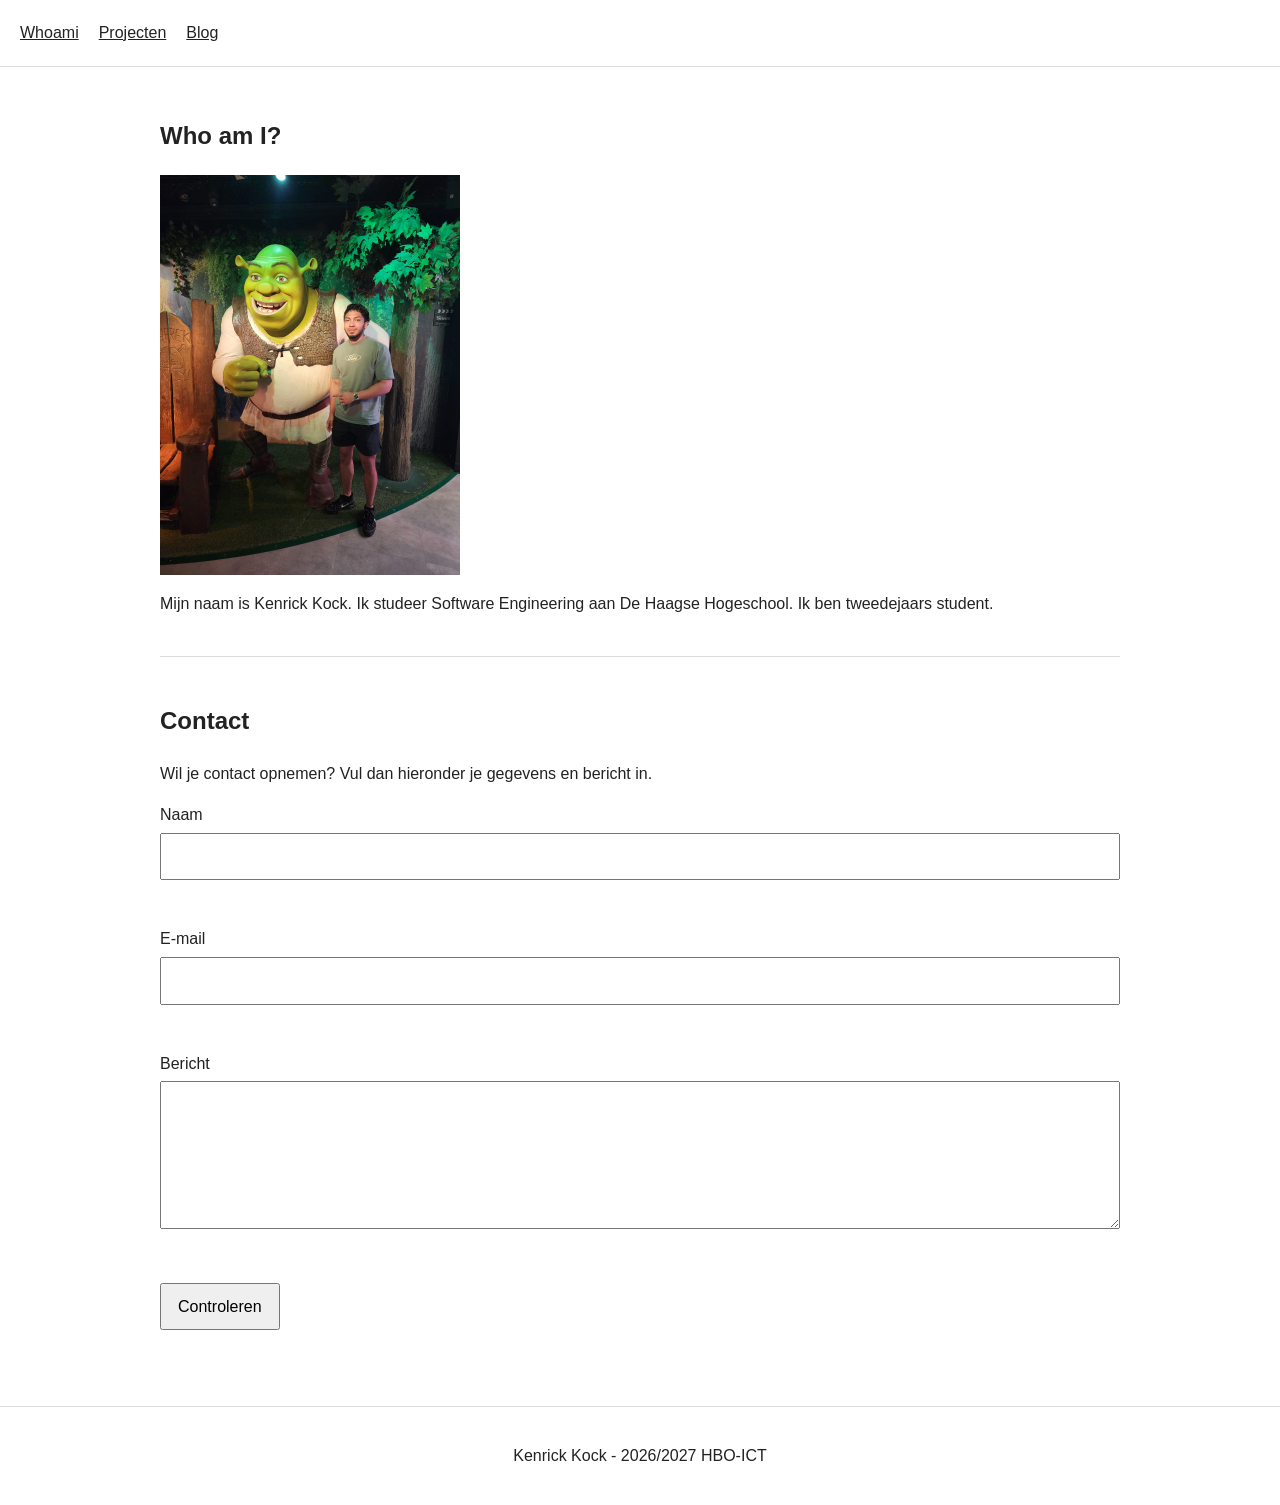
<file: index.html>
<!DOCTYPE html>
<html lang="nl">
<head>
    <meta charset="UTF-8">
    <meta name="viewport" content="width=device-width, initial-scale=1.0">
    <title>Kenrick Kock | Portfolio</title>
    <link rel="stylesheet" href="css/style.css">
</head>
<body>
<header>
    <nav aria-label="Hoofdnavigatie">
        <a href="index.html">Whoami</a>
        <a href="projects.html">Projecten</a>
        <a href="blog.html">Blog</a>
    </nav>
</header>

<main>
    <section>
        <h1>Who am I?</h1>
        <img src="images/whoami.JPG"
             alt="Kenrick Kock naast Shrek"
             class="profile-photo">
        <p>
            Mijn naam is Kenrick Kock. Ik studeer Software Engineering
            aan De Haagse Hogeschool. Ik ben tweedejaars student.
        </p>
    </section>

    <section class="page-section" aria-labelledby="contact-title">
        <h2 id="contact-title">Contact</h2>
        <p>Wil je contact opnemen? Vul dan hieronder je gegevens en bericht in.</p>

        <form id="contact-form" novalidate>
            <div class="form-field">
                <label for="name">Naam</label>
                <input type="text" id="name" name="name"
                       aria-describedby="name-error">
                <p class="error-message" id="name-error" aria-live="polite"></p>
            </div>

            <div class="form-field">
                <label for="email">E-mail</label>
                <input type="email" id="email" name="email"
                       aria-describedby="email-error">
                <p class="error-message" id="email-error" aria-live="polite"></p>
            </div>

            <div class="form-field">
                <label for="message">Bericht</label>
                <textarea id="message" name="message" rows="5"
                          aria-describedby="message-error"></textarea>
                <p class="error-message" id="message-error" aria-live="polite"></p>
            </div>

            <button type="submit">Controleren</button>
            <p id="form-status" class="form-status" aria-live="polite"></p>
        </form>
    </section>
</main>

<footer>
    <p>Kenrick Kock - 2026/2027 HBO-ICT</p>
</footer>
<script src="js/contact.js"></script>
</body>
</html>
</file>
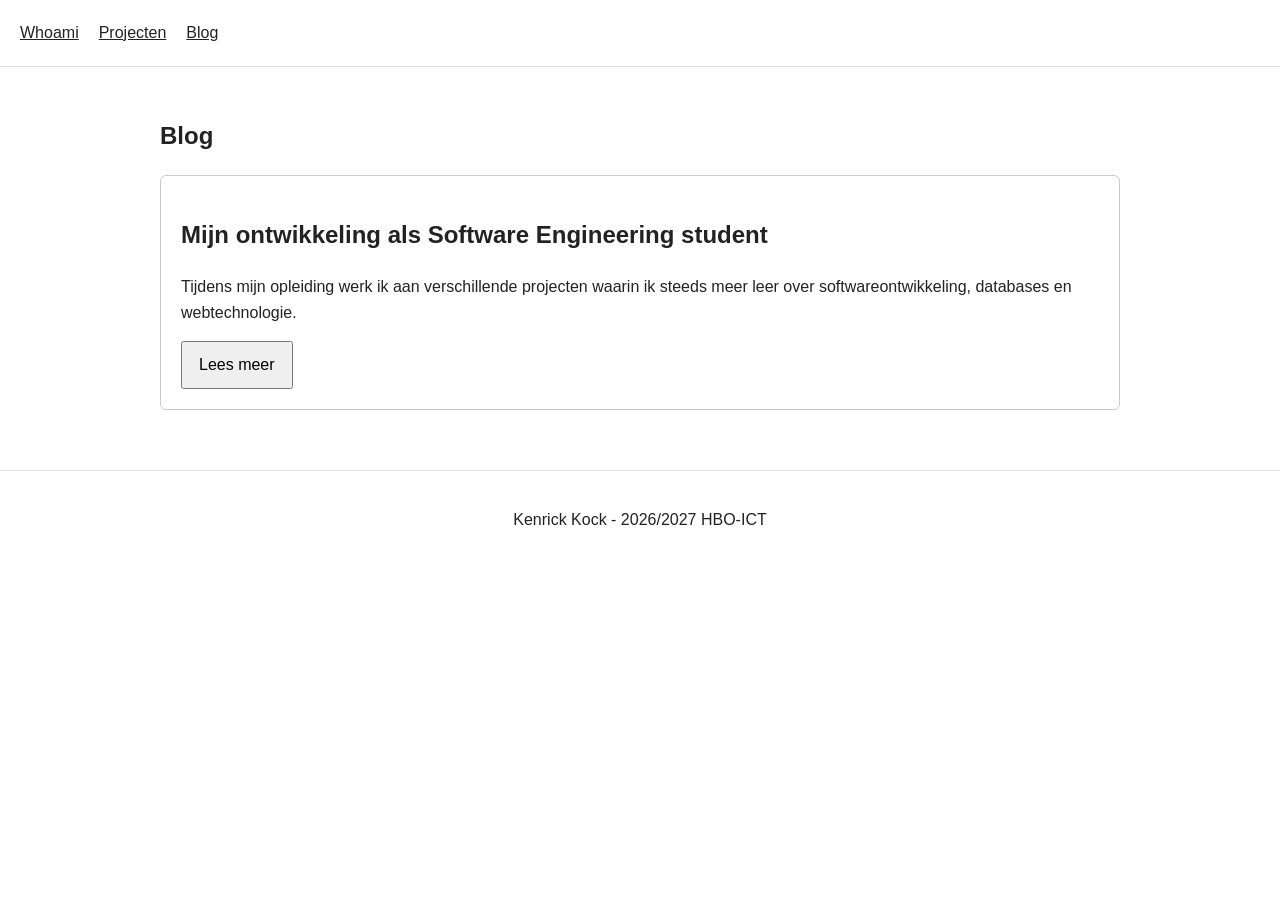
<file: blog.html>
<!DOCTYPE html>
<html lang="nl">
<head>
    <meta charset="UTF-8">
    <meta name="viewport" content="width=device-width, initial-scale=1.0">
    <title>Blog | Kenrick Kock</title>
    <link rel="stylesheet" href="css/style.css">
</head>
<body>
<header>
    <nav aria-label="Hoofdnavigatie">
        <a href="index.html">Whoami</a>
        <a href="projects.html">Projecten</a>
        <a href="blog.html">Blog</a>
    </nav>
</header>

<main>
    <section>
        <h1>Blog</h1>

        <article class="blog-card">
            <h2>Mijn ontwikkeling als Software Engineering student</h2>
            <p>
                Tijdens mijn opleiding werk ik aan verschillende projecten waarin ik
                steeds meer leer over softwareontwikkeling, databases en webtechnologie.
            </p>

            <div id="blog-extra" hidden>
                <p>
                    Bij projecten zoals Campus EventDesk heb ik gewerkt aan het modelleren
                    en opzetten van een database. Bij GymBuddy heb ik ervaring opgedaan met
                    AI en lokale taalmodellen. Met deze portfoliosite oefen ik met HTML,
                    CSS en JavaScript. Door verschillende soorten projecten te maken leer
                    ik niet alleen programmeren, maar ook hoe ik keuzes moet uitleggen en
                    mijn werk overzichtelijk kan presenteren.
                </p>
            </div>

            <button id="read-more-button" type="button" aria-expanded="false"
                    aria-controls="blog-extra">Lees meer</button>
        </article>
    </section>
</main>

<footer>
    <p>Kenrick Kock - 2026/2027 HBO-ICT</p>
</footer>
<script src="js/blog.js"></script>
</body>
</html>
</file>
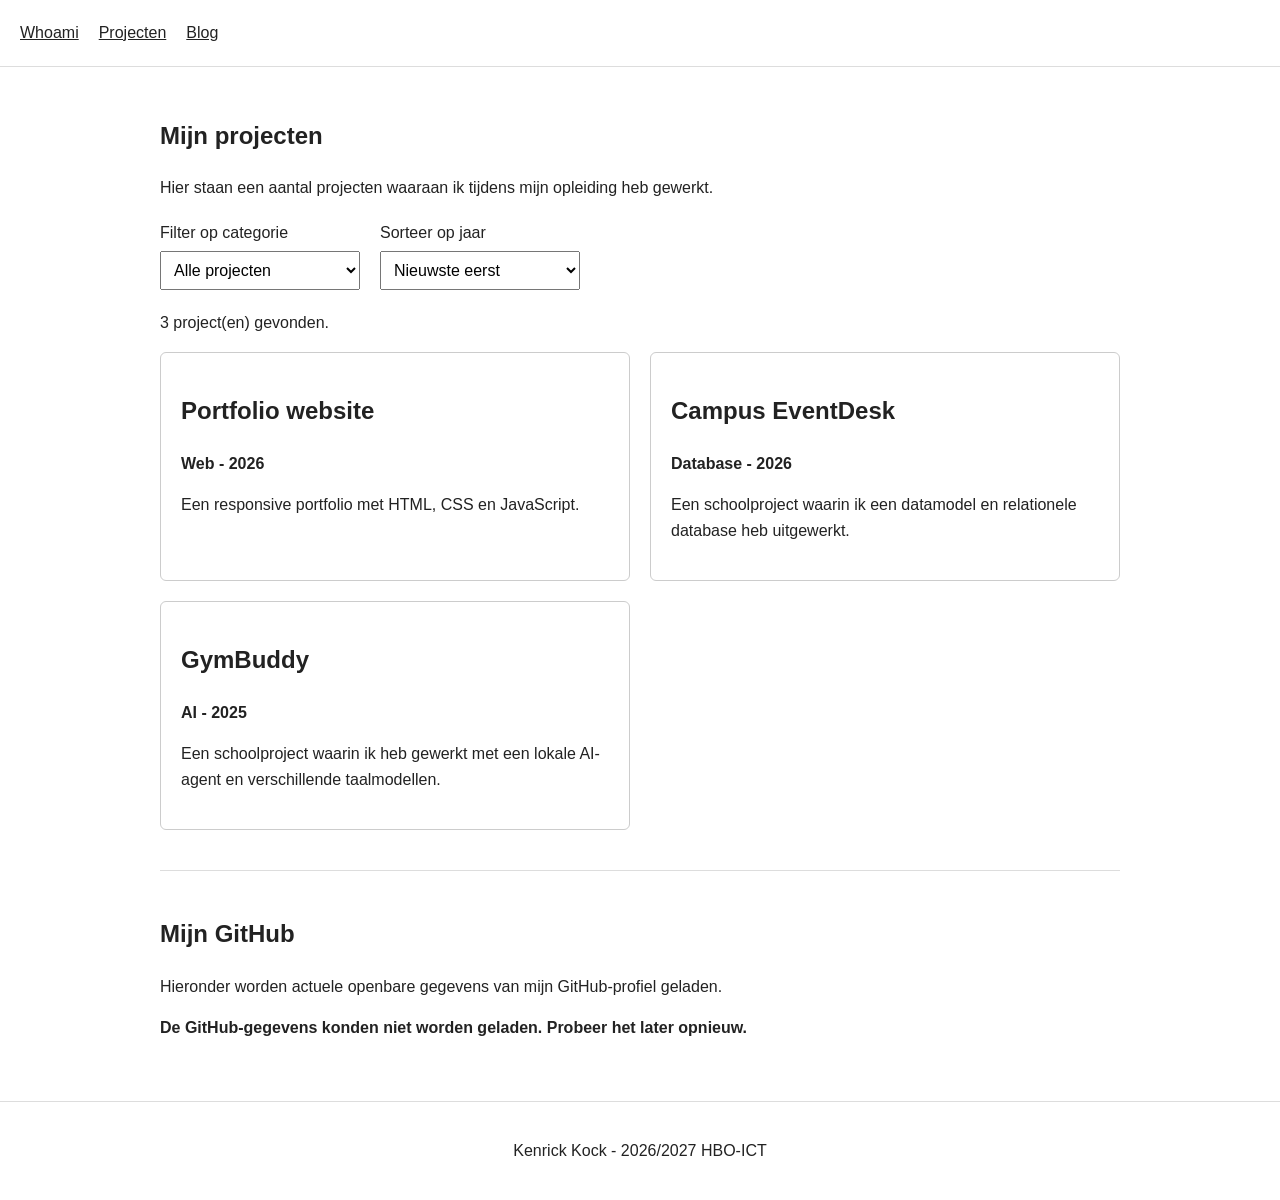
<file: projects.html>
<!DOCTYPE html>
<html lang="nl">
<head>
    <meta charset="UTF-8">
    <meta name="viewport" content="width=device-width, initial-scale=1.0">
    <title>Projecten | Kenrick Kock</title>
    <link rel="stylesheet" href="css/style.css">
</head>
<body>
<header>
    <nav aria-label="Hoofdnavigatie">
        <a href="index.html">Whoami</a>
        <a href="projects.html">Projecten</a>
        <a href="blog.html">Blog</a>
    </nav>
</header>

<main>
    <section>
        <h1>Mijn projecten</h1>
        <p>Hier staan een aantal projecten waaraan ik tijdens mijn opleiding heb gewerkt.</p>

        <div class="project-controls">
            <div>
                <label for="category-filter">Filter op categorie</label>
                <select id="category-filter">
                    <option value="all">Alle projecten</option>
                    <option value="Web">Web</option>
                    <option value="Database">Database</option>
                    <option value="AI">AI</option>
                </select>
            </div>

            <div>
                <label for="year-sort">Sorteer op jaar</label>
                <select id="year-sort">
                    <option value="newest">Nieuwste eerst</option>
                    <option value="oldest">Oudste eerst</option>
                </select>
            </div>
        </div>

        <p id="project-count" aria-live="polite"></p>
        <div id="project-list" class="project-grid"></div>
    </section>

    <section class="page-section" aria-labelledby="github-title">
        <h2 id="github-title">Mijn GitHub</h2>
        <p>Hieronder worden actuele openbare gegevens van mijn GitHub-profiel geladen.</p>
        <div id="github-status" class="api-status" aria-live="polite">
            GitHub-gegevens laden...
        </div>
        <div id="github-data"></div>
    </section>
</main>

<footer>
    <p>Kenrick Kock - 2026/2027 HBO-ICT</p>
</footer>
<script src="js/projects.js"></script>
<script src="js/github.js"></script>
</body>
</html>
</file>
<file: css/style.css>
* {
    box-sizing: border-box;
}

body {
    margin: 0;
    font-family: Arial, sans-serif;
    line-height: 1.6;
    color: #222;
}

header {
    padding: 20px;
    border-bottom: 1px solid #ddd;
}

nav {
    display: flex;
    gap: 20px;
}

nav a {
    color: #222;
}

main {
    max-width: 1000px;
    margin: 0 auto;
    padding: 30px 20px;
}

footer {
    padding: 20px;
    text-align: center;
    border-top: 1px solid #ddd;
    margin-top: 30px;
}

.profile-photo {
    max-width: 300px;
    width: 100%;
    height: auto;
    display: block;
    margin: 20px 0 10px;
}

.page-section {
    margin-top: 40px;
    padding-top: 25px;
    border-top: 1px solid #ddd;
}

.project-controls {
    display: flex;
    gap: 20px;
    flex-wrap: wrap;
    margin: 20px 0;
}

.project-controls label,
.form-field label {
    display: block;
    margin-bottom: 5px;
}

select,
input,
textarea,
button {
    font: inherit;
}

select,
input,
textarea {
    width: 100%;
    padding: 9px;
}

.project-controls select {
    min-width: 200px;
}

.project-grid {
    display: grid;
    grid-template-columns: repeat(2, minmax(0, 1fr));
    gap: 20px;
}

.project-card,
.blog-card,
.github-card {
    border: 1px solid #ccc;
    padding: 20px;
    border-radius: 6px;
}

.form-field {
    margin-bottom: 18px;
}

.error-message {
    min-height: 24px;
    margin: 4px 0 0;
    color: #a40000;
}

input[aria-invalid="true"],
textarea[aria-invalid="true"] {
    border: 2px solid #a40000;
}

button {
    padding: 9px 16px;
    cursor: pointer;
}

.form-status,
.api-status {
    margin-top: 15px;
    font-weight: bold;
}

.github-card {
    margin-top: 15px;
}

@media (max-width: 768px) {
    .project-grid {
        grid-template-columns: 1fr;
    }
}

@media (max-width: 480px) {
    nav {
        flex-direction: column;
    }

    main {
        padding: 20px 15px;
    }

    .project-controls {
        flex-direction: column;
    }
}
</file>
